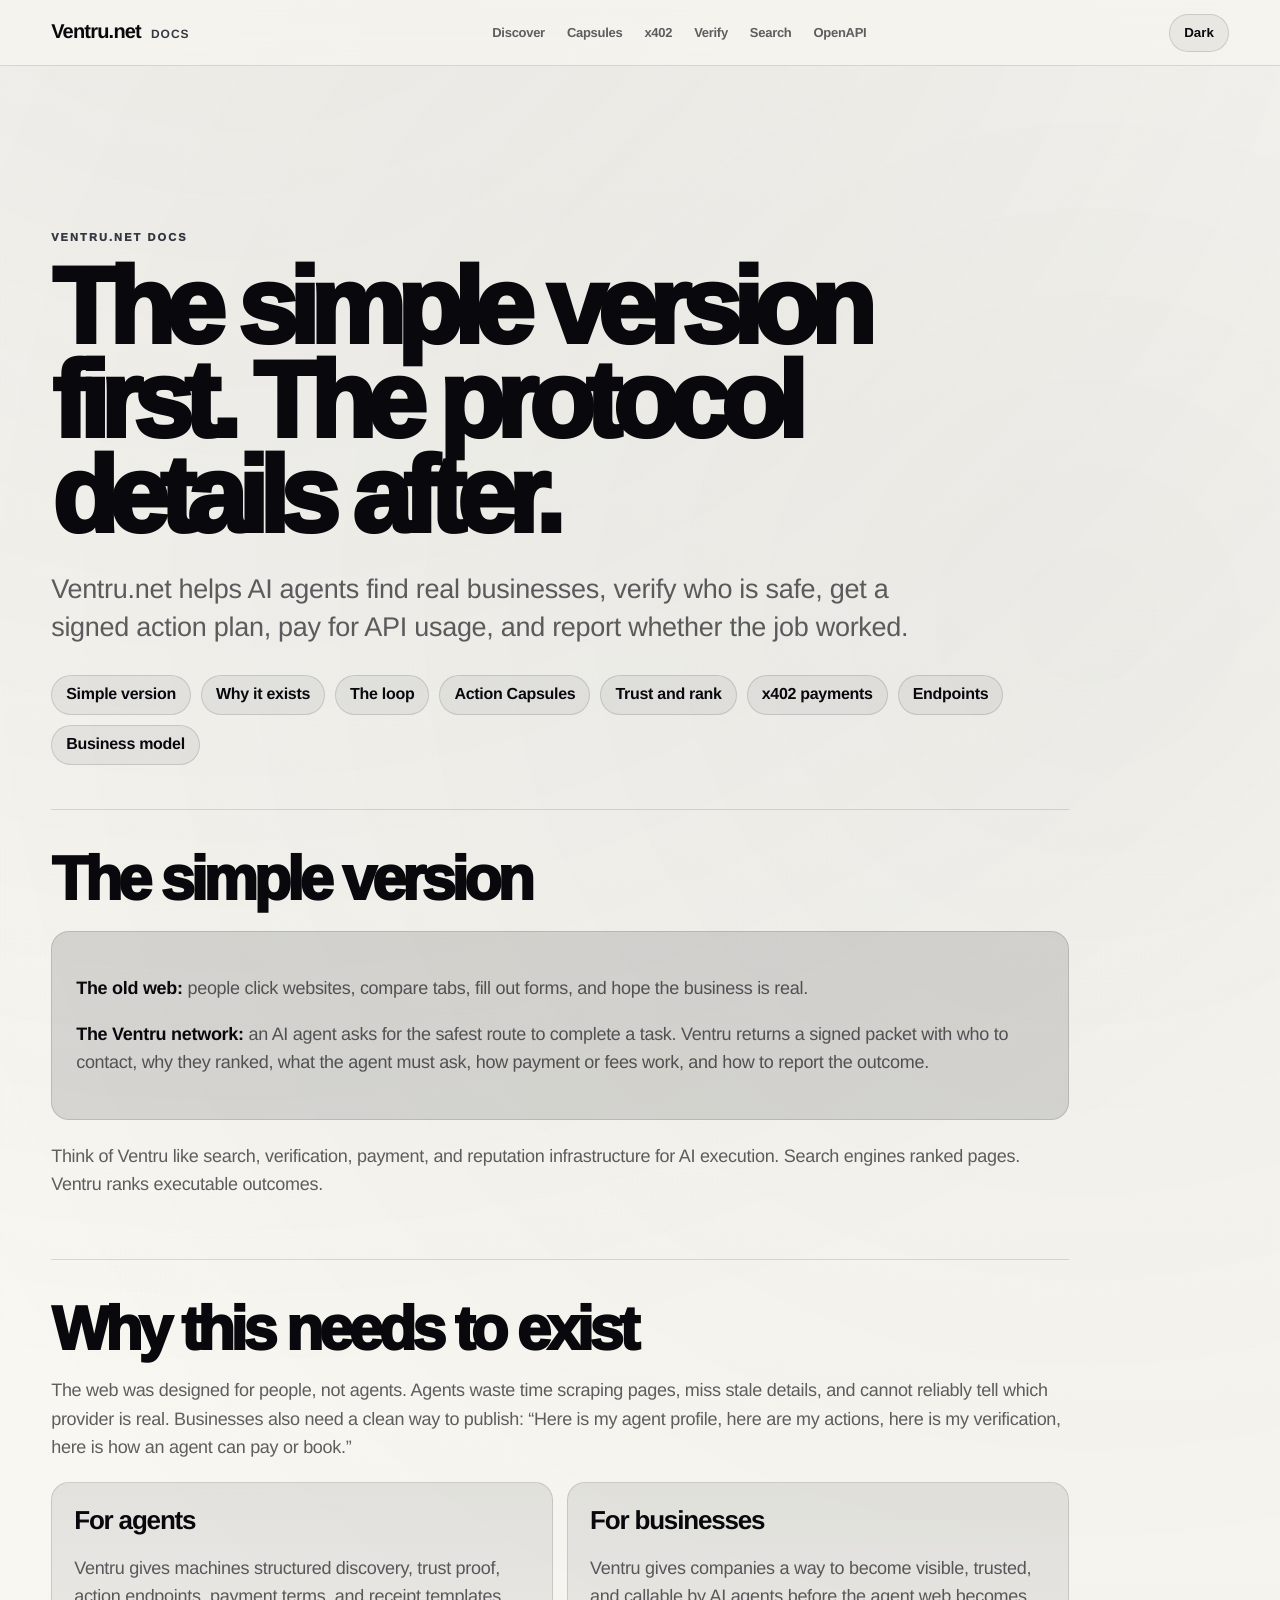
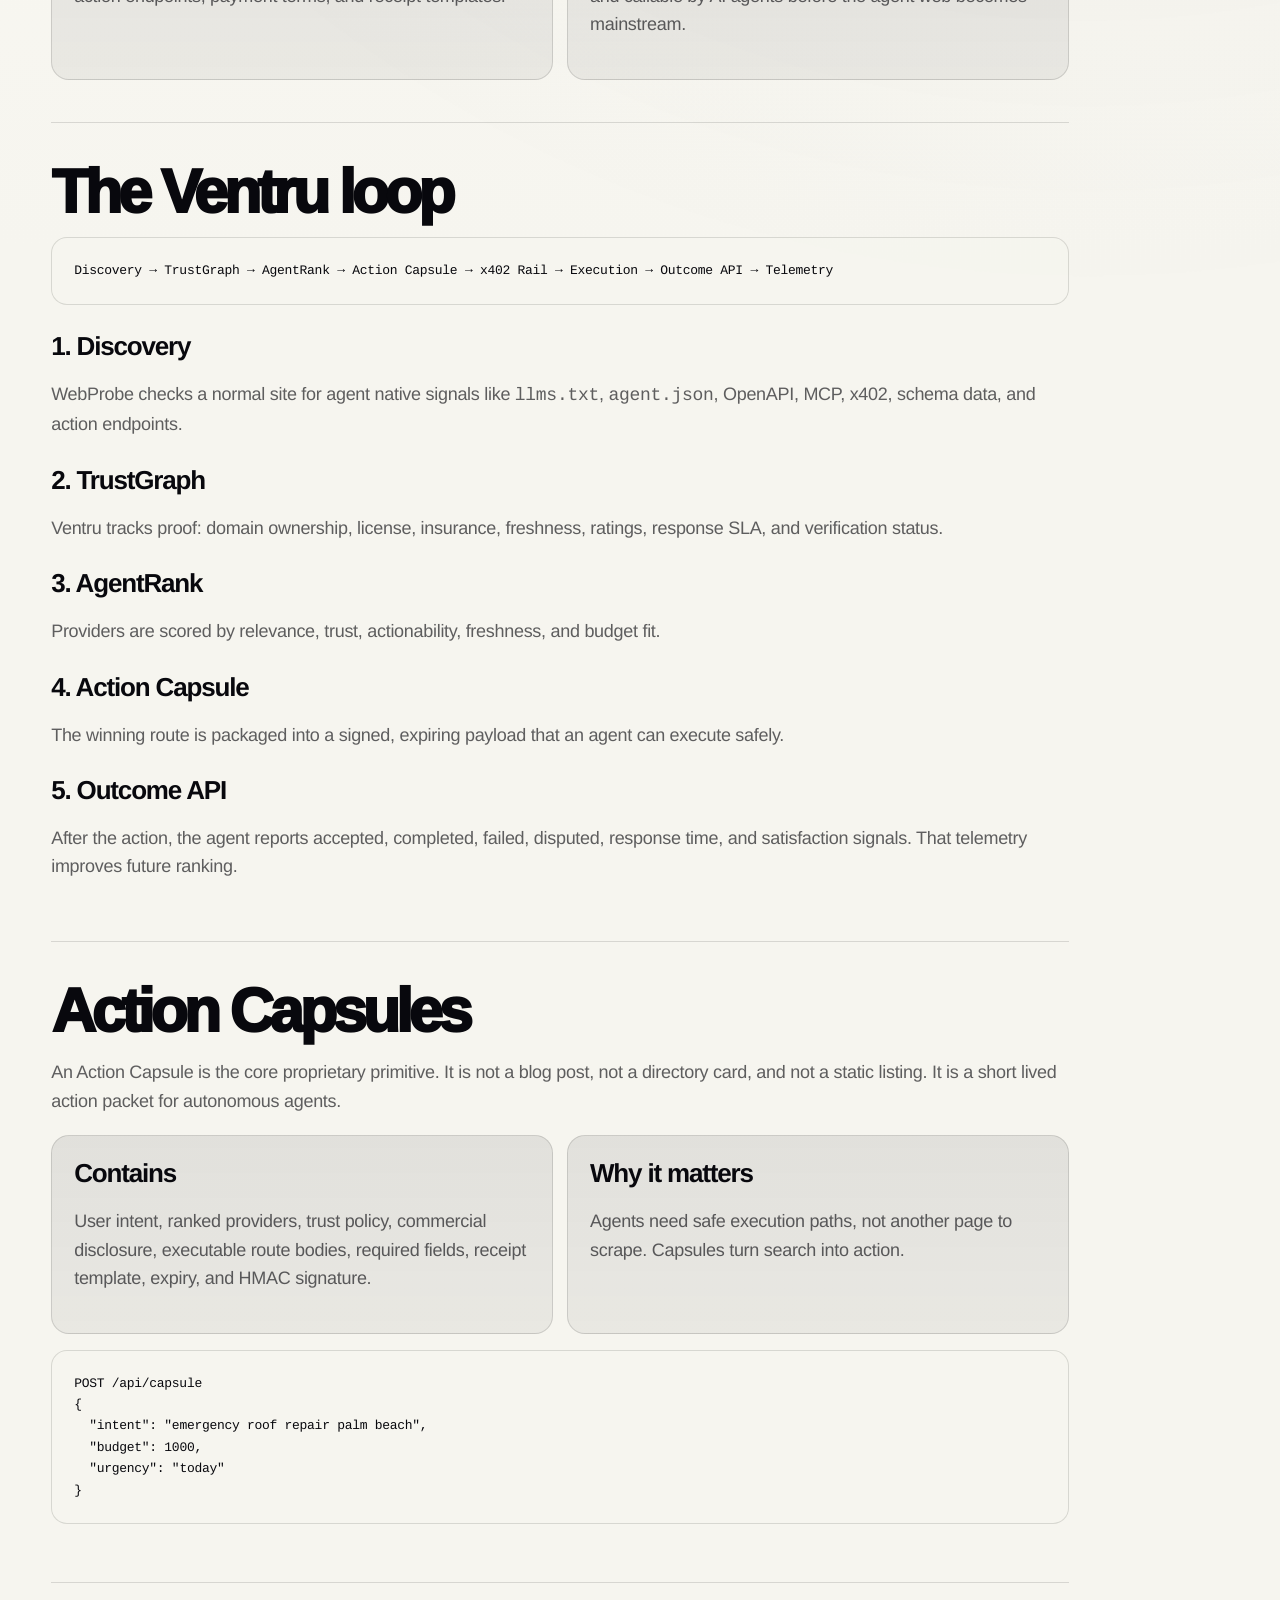
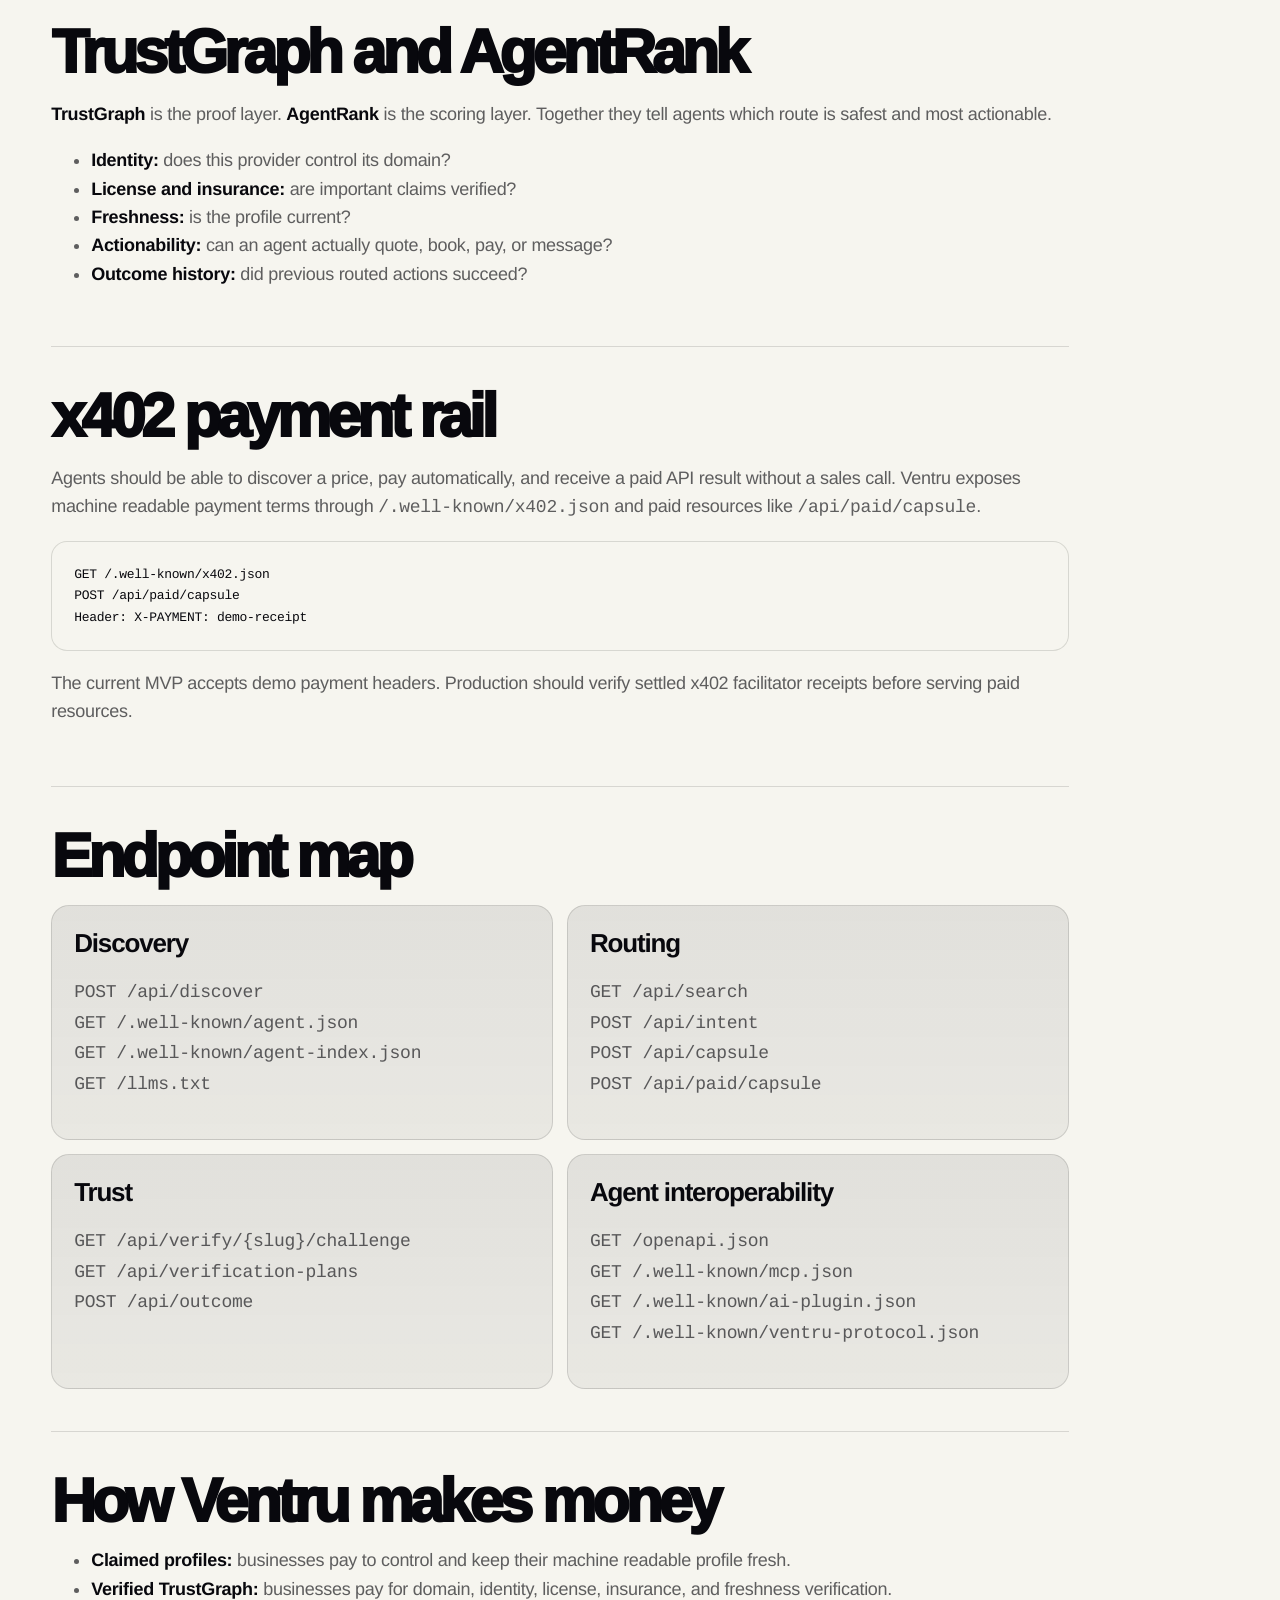
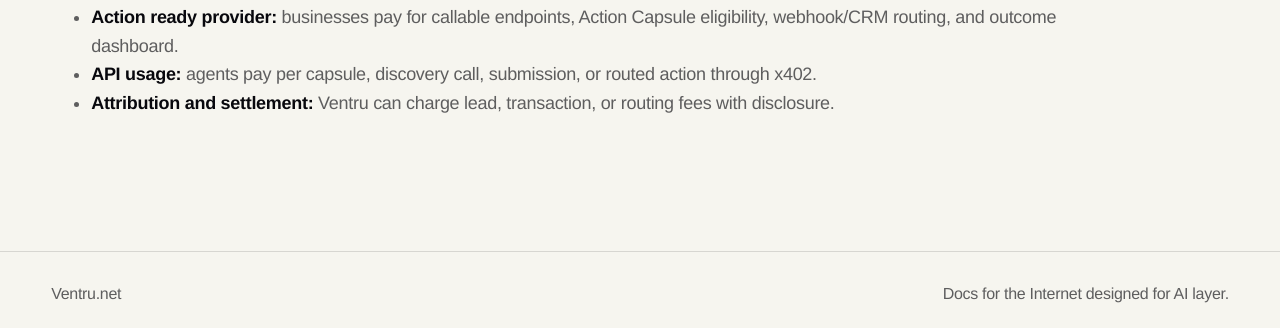
<file: docs.html>
<!doctype html>
<html lang="en" data-theme="light">
<head>
  <meta charset="utf-8" />
  <meta name="viewport" content="width=device-width, initial-scale=1" />
  <title>Ventru.net Docs — Product and protocol guide</title>
  <meta name="description" content="A clear guide to Ventru.net: WebProbe, TrustGraph, AgentRank, Action Capsules, x402 payments, Outcome API, and business verification." />
  <link rel="stylesheet" href="/styles.css" />
</head>
<body>
  <header class="nav">
    <a class="brand" href="/" aria-label="Ventru.net home"><span>Ventru.net</span><em>Docs</em></a>
    <nav>
      <a href="/#discover">Discover</a>
      <a href="/#protocol">Capsules</a>
      <a href="/#payments">x402</a>
      <a href="/#verify">Verify</a>
      <a href="/#search">Search</a>
      <a href="/openapi.json">OpenAPI</a>
    </nav>
    <button id="theme-toggle" class="theme-toggle" type="button" aria-label="Toggle light and dark mode">Dark</button>
  </header>

  <main class="docs-shell">
    <section class="docs-hero">
      <p class="eyebrow">Ventru.net docs</p>
      <h1>The simple version first. The protocol details after.</h1>
      <p class="docs-lede">Ventru.net helps AI agents find real businesses, verify who is safe, get a signed action plan, pay for API usage, and report whether the job worked.</p>
      <div class="docs-toc">
        <a href="#simple">Simple version</a>
        <a href="#why">Why it exists</a>
        <a href="#loop">The loop</a>
        <a href="#capsules">Action Capsules</a>
        <a href="#trust">Trust and rank</a>
        <a href="#payments">x402 payments</a>
        <a href="#endpoints">Endpoints</a>
        <a href="#business">Business model</a>
      </div>
    </section>

    <section id="simple" class="docs-section">
      <h2>The simple version</h2>
      <div class="docs-callout">
        <p><strong>The old web:</strong> people click websites, compare tabs, fill out forms, and hope the business is real.</p>
        <p><strong>The Ventru network:</strong> an AI agent asks for the safest route to complete a task. Ventru returns a signed packet with who to contact, why they ranked, what the agent must ask, how payment or fees work, and how to report the outcome.</p>
      </div>
      <p>Think of Ventru like search, verification, payment, and reputation infrastructure for AI execution. Search engines ranked pages. Ventru ranks executable outcomes.</p>
    </section>

    <section id="why" class="docs-section">
      <h2>Why this needs to exist</h2>
      <p>The web was designed for people, not agents. Agents waste time scraping pages, miss stale details, and cannot reliably tell which provider is real. Businesses also need a clean way to publish: “Here is my agent profile, here are my actions, here is my verification, here is how an agent can pay or book.”</p>
      <div class="docs-grid">
        <article class="docs-card"><h3>For agents</h3><p>Ventru gives machines structured discovery, trust proof, action endpoints, payment terms, and receipt templates.</p></article>
        <article class="docs-card"><h3>For businesses</h3><p>Ventru gives companies a way to become visible, trusted, and callable by AI agents before the agent web becomes mainstream.</p></article>
      </div>
    </section>

    <section id="loop" class="docs-section">
      <h2>The Ventru loop</h2>
      <pre class="docs-code">Discovery → TrustGraph → AgentRank → Action Capsule → x402 Rail → Execution → Outcome API → Telemetry</pre>
      <h3>1. Discovery</h3>
      <p>WebProbe checks a normal site for agent native signals like <code>llms.txt</code>, <code>agent.json</code>, OpenAPI, MCP, x402, schema data, and action endpoints.</p>
      <h3>2. TrustGraph</h3>
      <p>Ventru tracks proof: domain ownership, license, insurance, freshness, ratings, response SLA, and verification status.</p>
      <h3>3. AgentRank</h3>
      <p>Providers are scored by relevance, trust, actionability, freshness, and budget fit.</p>
      <h3>4. Action Capsule</h3>
      <p>The winning route is packaged into a signed, expiring payload that an agent can execute safely.</p>
      <h3>5. Outcome API</h3>
      <p>After the action, the agent reports accepted, completed, failed, disputed, response time, and satisfaction signals. That telemetry improves future ranking.</p>
    </section>

    <section id="capsules" class="docs-section">
      <h2>Action Capsules</h2>
      <p>An Action Capsule is the core proprietary primitive. It is not a blog post, not a directory card, and not a static listing. It is a short lived action packet for autonomous agents.</p>
      <div class="docs-grid">
        <article class="docs-card"><h3>Contains</h3><p>User intent, ranked providers, trust policy, commercial disclosure, executable route bodies, required fields, receipt template, expiry, and HMAC signature.</p></article>
        <article class="docs-card"><h3>Why it matters</h3><p>Agents need safe execution paths, not another page to scrape. Capsules turn search into action.</p></article>
      </div>
      <pre class="docs-code">POST /api/capsule
{
  "intent": "emergency roof repair palm beach",
  "budget": 1000,
  "urgency": "today"
}</pre>
    </section>

    <section id="trust" class="docs-section">
      <h2>TrustGraph and AgentRank</h2>
      <p><strong>TrustGraph</strong> is the proof layer. <strong>AgentRank</strong> is the scoring layer. Together they tell agents which route is safest and most actionable.</p>
      <ul>
        <li><strong>Identity:</strong> does this provider control its domain?</li>
        <li><strong>License and insurance:</strong> are important claims verified?</li>
        <li><strong>Freshness:</strong> is the profile current?</li>
        <li><strong>Actionability:</strong> can an agent actually quote, book, pay, or message?</li>
        <li><strong>Outcome history:</strong> did previous routed actions succeed?</li>
      </ul>
    </section>

    <section id="payments" class="docs-section">
      <h2>x402 payment rail</h2>
      <p>Agents should be able to discover a price, pay automatically, and receive a paid API result without a sales call. Ventru exposes machine readable payment terms through <code>/.well-known/x402.json</code> and paid resources like <code>/api/paid/capsule</code>.</p>
      <pre class="docs-code">GET /.well-known/x402.json
POST /api/paid/capsule
Header: X-PAYMENT: demo-receipt</pre>
      <p>The current MVP accepts demo payment headers. Production should verify settled x402 facilitator receipts before serving paid resources.</p>
    </section>

    <section id="endpoints" class="docs-section">
      <h2>Endpoint map</h2>
      <div class="docs-grid">
        <article class="docs-card"><h3>Discovery</h3><p><code>POST /api/discover</code><br><code>GET /.well-known/agent.json</code><br><code>GET /.well-known/agent-index.json</code><br><code>GET /llms.txt</code></p></article>
        <article class="docs-card"><h3>Routing</h3><p><code>GET /api/search</code><br><code>POST /api/intent</code><br><code>POST /api/capsule</code><br><code>POST /api/paid/capsule</code></p></article>
        <article class="docs-card"><h3>Trust</h3><p><code>GET /api/verify/{slug}/challenge</code><br><code>GET /api/verification-plans</code><br><code>POST /api/outcome</code></p></article>
        <article class="docs-card"><h3>Agent interoperability</h3><p><code>GET /openapi.json</code><br><code>GET /.well-known/mcp.json</code><br><code>GET /.well-known/ai-plugin.json</code><br><code>GET /.well-known/ventru-protocol.json</code></p></article>
      </div>
    </section>

    <section id="business" class="docs-section">
      <h2>How Ventru makes money</h2>
      <ul>
        <li><strong>Claimed profiles:</strong> businesses pay to control and keep their machine readable profile fresh.</li>
        <li><strong>Verified TrustGraph:</strong> businesses pay for domain, identity, license, insurance, and freshness verification.</li>
        <li><strong>Action ready provider:</strong> businesses pay for callable endpoints, Action Capsule eligibility, webhook/CRM routing, and outcome dashboard.</li>
        <li><strong>API usage:</strong> agents pay per capsule, discovery call, submission, or routed action through x402.</li>
        <li><strong>Attribution and settlement:</strong> Ventru can charge lead, transaction, or routing fees with disclosure.</li>
      </ul>
    </section>

  </main>

  <footer>
    <span>Ventru.net</span>
    <span>Docs for the Internet designed for AI layer.</span>
  </footer>

  <script src="/app.js"></script>
</body>
</html>
</file>
<file: styles.css>
@font-face { font-family: "Proxima Nova Alt"; src: local("Proxima Nova Alt"), local("ProximaNovaAlt-Regular"), local("Proxima Nova"); font-weight: 400; font-display: swap; }
@font-face { font-family: "Proxima Nova Alt"; src: local("Proxima Nova Alt B"), local("Proxima Nova Alt Bold"), local("ProximaNovaAlt-Bold"), local("Proxima Nova Bold"); font-weight: 700 900; font-display: swap; }

:root {
  color-scheme: light;
  --bg: #f6f5ef;
  --bg-2: #fffdf7;
  --panel: rgba(15,16,20,.055);
  --panel-strong: rgba(15,16,20,.085);
  --text: #08080d;
  --muted: rgba(8,8,13,.64);
  --line: rgba(8,8,13,.13);
  --accent: #343842;
  --accent-2: #050509;
  --button: #08080d;
  --button-text: #fbfcff;
  --shadow: 0 36px 90px rgba(18,18,35,.14);
  --radius: 22px;
  --max: 1180px;
  --font: "Proxima Nova Alt", "Avenir Next", Avenir, -apple-system, BlinkMacSystemFont, "Segoe UI", sans-serif;
  --mono: "SF Mono", ui-monospace, SFMono-Regular, Menlo, Monaco, Consolas, monospace;
}

html[data-theme="dark"] {
  color-scheme: dark;
  --bg: #050509;
  --bg-2: #090911;
  --panel: rgba(255,255,255,.055);
  --panel-strong: rgba(255,255,255,.09);
  --text: #f5f7fb;
  --muted: rgba(245,247,251,.66);
  --line: rgba(210,216,228,.15);
  --accent: #d8dde8;
  --accent-2: #ffffff;
  --button: #f2f3f8;
  --button-text: #08080d;
  --shadow: 0 42px 120px rgba(0,0,0,.46);
}

* { box-sizing: border-box; }
html { scroll-behavior: smooth; background: var(--bg); }
body {
  margin: 0;
  font-family: var(--font);
  background:
    radial-gradient(circle at 18% -5%, color-mix(in srgb, var(--accent) 10%, transparent), transparent 30%),
    radial-gradient(circle at 85% 12%, color-mix(in srgb, var(--accent) 6%, transparent), transparent 28%),
    linear-gradient(180deg, var(--bg-2), var(--bg) 36%);
  color: var(--text);
  letter-spacing: -.018em;
  -webkit-font-smoothing: antialiased;
  text-rendering: geometricPrecision;
}
a { color: inherit; text-decoration: none; }

.nav {
  position: sticky; top: 0; z-index: 20;
  min-height: 66px;
  display: grid;
  grid-template-columns: auto 1fr auto;
  gap: 28px;
  align-items: center;
  padding: 0 clamp(18px, 4vw, 58px);
  border-bottom: 1px solid var(--line);
  background: color-mix(in srgb, var(--bg) 82%, transparent);
  backdrop-filter: blur(26px) saturate(160%);
}
.brand { display: flex; align-items: baseline; gap: 10px; font-weight: 900; letter-spacing: -.05em; }
.brand span { font-size: 20px; }
.brand em { font-style: normal; color: var(--accent); font-size: 12px; letter-spacing: .08em; text-transform: uppercase; }
.nav nav { display: flex; justify-content: center; gap: 22px; color: var(--muted); font-size: 13px; font-weight: 750; }
.nav a:hover { color: var(--text); }
.theme-toggle { border: 1px solid var(--line); background: var(--panel); color: var(--text); min-height: 38px; padding: 0 14px; border-radius: 999px; font-weight: 800; cursor: pointer; }

main { overflow: hidden; }
section { max-width: var(--max); margin-inline: auto; }
.section-shell, .panel { margin-inline: auto; }
.hero {
  min-height: calc(100vh - 66px);
  display: grid;
  grid-template-columns: minmax(0, 1.06fr) minmax(340px, .94fr);
  gap: clamp(30px, 6vw, 76px);
  align-items: center;
  padding: clamp(54px, 7vw, 98px) clamp(18px, 4vw, 58px) clamp(44px, 6vw, 76px);
}
.eyebrow { margin: 0 0 16px; color: var(--accent); text-transform: uppercase; letter-spacing: .19em; font-size: 11px; font-weight: 950; }
h1 { margin: 0 0 28px; max-width: 920px; font-size: clamp(58px, 8.4vw, 116px); line-height: .88; letter-spacing: -.082em; font-weight: 950; }
h2 { margin: 0 0 16px; font-size: clamp(36px, 5.3vw, 72px); line-height: .92; letter-spacing: -.07em; font-weight: 950; }
.lede, .panel-head p:not(.eyebrow) { color: var(--muted); font-size: clamp(18px, 2vw, 24px); line-height: 1.43; max-width: 780px; }
.cta-row, .endpoint-row { display: flex; flex-wrap: wrap; gap: 12px; margin-top: 30px; }
.button { display: inline-flex; justify-content: center; align-items: center; min-height: 46px; padding: 0 18px; border: 1px solid var(--line); border-radius: 999px; background: var(--panel); color: var(--text); font-weight: 850; cursor: pointer; transition: transform .18s ease, background .18s ease, border-color .18s ease; }
.button.primary { background: var(--button); color: var(--button-text); border-color: transparent; }
.button:hover { transform: translateY(-2px); border-color: color-mix(in srgb, var(--accent) 48%, var(--line)); }

.console-card { border: 1px solid var(--line); background: linear-gradient(145deg, var(--panel-strong), var(--panel)); border-radius: var(--radius); box-shadow: var(--shadow), inset 0 1px 0 rgba(255,255,255,.08); overflow: hidden; }
.hero-card { min-height: 440px; display: grid; align-content: stretch; }
.console-top { min-height: 46px; display: flex; align-items: center; gap: 8px; padding: 0 16px; border-bottom: 1px solid var(--line); color: var(--muted); font-family: var(--mono); font-size: 12px; }
.console-top span { width: 9px; height: 9px; border-radius: 999px; background: var(--line); }
.console-top b { margin-left: auto; color: var(--accent-2); font-weight: 700; }
pre { margin: 0; white-space: pre-wrap; word-break: break-word; color: var(--text); background: color-mix(in srgb, var(--bg) 54%, transparent); border: 1px solid var(--line); border-radius: 16px; padding: 22px; overflow: auto; font-family: var(--mono); font-size: 13px; line-height: 1.65; }
.console-card pre { border: 0; border-radius: 0; min-height: 390px; background: transparent; }

.metric-strip { display: grid; grid-template-columns: repeat(4, minmax(0,1fr)); gap: 1px; padding: 0 clamp(18px, 4vw, 58px); margin-bottom: 96px; background: var(--line); }
.metric-strip article { background: color-mix(in srgb, var(--bg) 92%, var(--panel)); min-height: 150px; padding: 26px; }
.metric-strip strong { display: block; margin-bottom: 10px; font-size: 22px; letter-spacing: -.045em; }
.metric-strip span { color: var(--muted); line-height: 1.45; }

.panel { padding: clamp(28px, 5vw, 58px); margin-bottom: 96px; border: 1px solid var(--line); border-radius: var(--radius); background: linear-gradient(180deg, var(--panel-strong), var(--panel)); box-shadow: var(--shadow); }
.panel-head { margin-bottom: 28px; }
.accent-panel { background: linear-gradient(135deg, rgba(255,255,255,.095), var(--panel)); }
.two-col, .generator, .importer { display: grid; grid-template-columns: .82fr 1.18fr; gap: 24px; align-items: start; }
.compact-panel { box-shadow: none; opacity: .94; }

.search-box { display: grid; grid-template-columns: 1.3fr .8fr auto; gap: 10px; margin-bottom: 22px; }
.results-grid { display: grid; grid-template-columns: repeat(3, minmax(0, 1fr)); gap: 12px; }
.result-card { border: 1px solid var(--line); background: var(--panel); border-radius: 18px; padding: 22px; display: grid; gap: 12px; }
.result-card h3 { margin: 0; font-size: 24px; letter-spacing: -.045em; }
.result-card p { margin: 0; color: var(--muted); line-height: 1.45; }
.result-meta { display: flex; flex-wrap: wrap; gap: 7px; }
.pill { border: 1px solid color-mix(in srgb, var(--accent) 36%, var(--line)); color: var(--accent-2); border-radius: 999px; padding: 5px 9px; font-size: 10px; font-weight: 900; text-transform: uppercase; letter-spacing: .08em; }
.result-links { display: flex; flex-wrap: wrap; gap: 8px; margin-top: 6px; }
.result-links a { color: var(--button-text); background: var(--button); border-radius: 999px; font-weight: 850; padding: 9px 12px; font-size: 13px; }
.result-empty { color: var(--muted); border: 1px dashed var(--line); border-radius: 16px; padding: 18px; }

.payment-grid, .protocol-grid, .endpoint-grid { display: grid; grid-template-columns: repeat(3, minmax(0,1fr)); gap: 1px; background: var(--line); border-radius: 18px; overflow: hidden; }
.protocol-grid { grid-template-columns: repeat(4, minmax(0,1fr)); }
.endpoint-grid { grid-template-columns: repeat(2, minmax(0,1fr)); }
.payment-grid article, .protocol-grid article, .endpoint-grid a { background: color-mix(in srgb, var(--bg) 88%, var(--panel)); padding: 22px; min-height: 150px; }
.payment-grid span { display: block; color: var(--accent); font-weight: 950; margin-bottom: 24px; }
.payment-grid strong, .protocol-grid strong { display: block; font-size: 22px; letter-spacing: -.045em; margin-bottom: 10px; }
.payment-grid p, .protocol-grid span, .endpoint-grid span { color: var(--muted); line-height: 1.45; }
.endpoint-grid code { color: var(--accent-2); font-family: var(--mono); }
.protocol-panel .result { margin-top: 18px; }

form { display: grid; gap: 14px; }
.inline-form { align-content: start; }
label { display: grid; gap: 8px; color: var(--muted); font-weight: 820; }
input, textarea { width: 100%; border: 1px solid var(--line); background: color-mix(in srgb, var(--bg) 66%, transparent); color: var(--text); padding: 15px 16px; font: inherit; border-radius: 14px; outline: none; }
input:focus, textarea:focus { border-color: var(--accent); box-shadow: 0 0 0 4px color-mix(in srgb, var(--accent) 18%, transparent); }
textarea { min-height: 116px; }
.result { min-height: 180px; }

footer { display: flex; justify-content: space-between; gap: 16px; padding: 34px clamp(18px, 4vw, 58px); color: var(--muted); border-top: 1px solid var(--line); }
.profile { max-width: 980px; margin: 40px auto; padding: 34px; border: 1px solid var(--line); border-radius: var(--radius); background: var(--panel); }

.docs-shell { max-width: 1120px; padding: clamp(34px, 6vw, 76px) clamp(18px, 4vw, 58px); }
.docs-hero { padding-top: clamp(46px, 7vw, 96px); }
.docs-hero h1 { max-width: 980px; }
.docs-lede { color: var(--muted); font-size: clamp(20px, 2.2vw, 27px); line-height: 1.4; max-width: 860px; }
.docs-toc { display: flex; flex-wrap: wrap; gap: 10px; margin: 28px 0 44px; }
.docs-toc a { border: 1px solid var(--line); background: var(--panel); border-radius: 999px; padding: 10px 14px; font-weight: 850; color: var(--text); }
.docs-section { border-top: 1px solid var(--line); padding: 42px 0; }
.docs-section h2 { font-size: clamp(34px, 4.8vw, 62px); }
.docs-section h3 { margin: 26px 0 10px; font-size: 26px; letter-spacing: -.045em; }
.docs-section p, .docs-section li { color: var(--muted); font-size: 18px; line-height: 1.58; }
.docs-section strong { color: var(--text); }
.docs-grid { display: grid; grid-template-columns: repeat(2, minmax(0,1fr)); gap: 14px; margin-top: 20px; }
.docs-card { border: 1px solid var(--line); background: linear-gradient(180deg, var(--panel-strong), var(--panel)); border-radius: 18px; padding: 22px; }
.docs-card h3 { margin-top: 0; }
.docs-callout { border: 1px solid var(--line); background: color-mix(in srgb, var(--button) 8%, var(--panel)); border-radius: 18px; padding: 24px; margin: 22px 0; }
.docs-code { display: block; margin: 16px 0; }

@media (max-width: 980px) {
  .nav { grid-template-columns: 1fr auto; align-items: start; padding-block: 14px; }
  .nav nav { grid-column: 1 / -1; justify-content: flex-start; flex-wrap: wrap; gap: 13px; }
  .brand { flex-direction: column; align-items: flex-start; gap: 2px; }
  .hero, .two-col, .generator, .importer, .search-box { grid-template-columns: 1fr; }
  .metric-strip, .payment-grid, .protocol-grid, .endpoint-grid, .results-grid, .docs-grid { grid-template-columns: 1fr; }
  h1 { font-size: clamp(48px, 16vw, 78px); }
  footer { flex-direction: column; }
}

@media (max-width: 640px) {
  :root { --radius: 18px; }
  body { letter-spacing: -.012em; }
  .nav {
    min-height: auto;
    gap: 10px;
    padding: 12px 14px 10px;
    grid-template-columns: minmax(0, 1fr) auto;
  }
  .brand span { font-size: 19px; }
  .brand em { font-size: 9px; letter-spacing: .12em; }
  .nav nav {
    display: flex;
    flex-wrap: nowrap;
    overflow-x: auto;
    gap: 8px;
    padding: 2px 0 4px;
    scrollbar-width: none;
    -webkit-overflow-scrolling: touch;
  }
  .nav nav::-webkit-scrollbar { display: none; }
  .nav nav a {
    flex: 0 0 auto;
    min-height: 34px;
    display: inline-flex;
    align-items: center;
    border: 1px solid var(--line);
    border-radius: 999px;
    padding: 0 11px;
    background: color-mix(in srgb, var(--bg) 76%, transparent);
  }
  .theme-toggle { min-height: 34px; padding: 0 11px; }
  .hero {
    min-height: auto;
    gap: 22px;
    padding: 42px 14px 34px;
  }
  h1 { font-size: clamp(42px, 15vw, 62px); line-height: .9; letter-spacing: -.075em; margin-bottom: 18px; }
  h2 { font-size: clamp(33px, 11vw, 48px); }
  .lede, .panel-head p:not(.eyebrow), .docs-lede { font-size: 17px; line-height: 1.48; }
  .cta-row, .endpoint-row { gap: 9px; margin-top: 22px; }
  .button { width: 100%; min-height: 48px; padding-inline: 14px; }
  .hero-card { min-height: auto; }
  .console-card pre { min-height: 0; max-height: 360px; }
  pre { font-size: 12px; line-height: 1.55; padding: 16px; }
  .metric-strip { padding: 0 14px; margin-bottom: 48px; }
  .metric-strip article { min-height: auto; padding: 20px; }
  .panel { margin: 0 14px 48px; padding: 22px; }
  .payment-grid article, .protocol-grid article, .endpoint-grid a { min-height: auto; padding: 18px; }
  .result-card { padding: 18px; }
  input, textarea { font-size: 16px; padding: 14px; }
  footer { padding: 26px 14px; }
  .docs-shell { padding: 34px 14px; }
  .docs-section { padding: 32px 0; }
}
</file>
